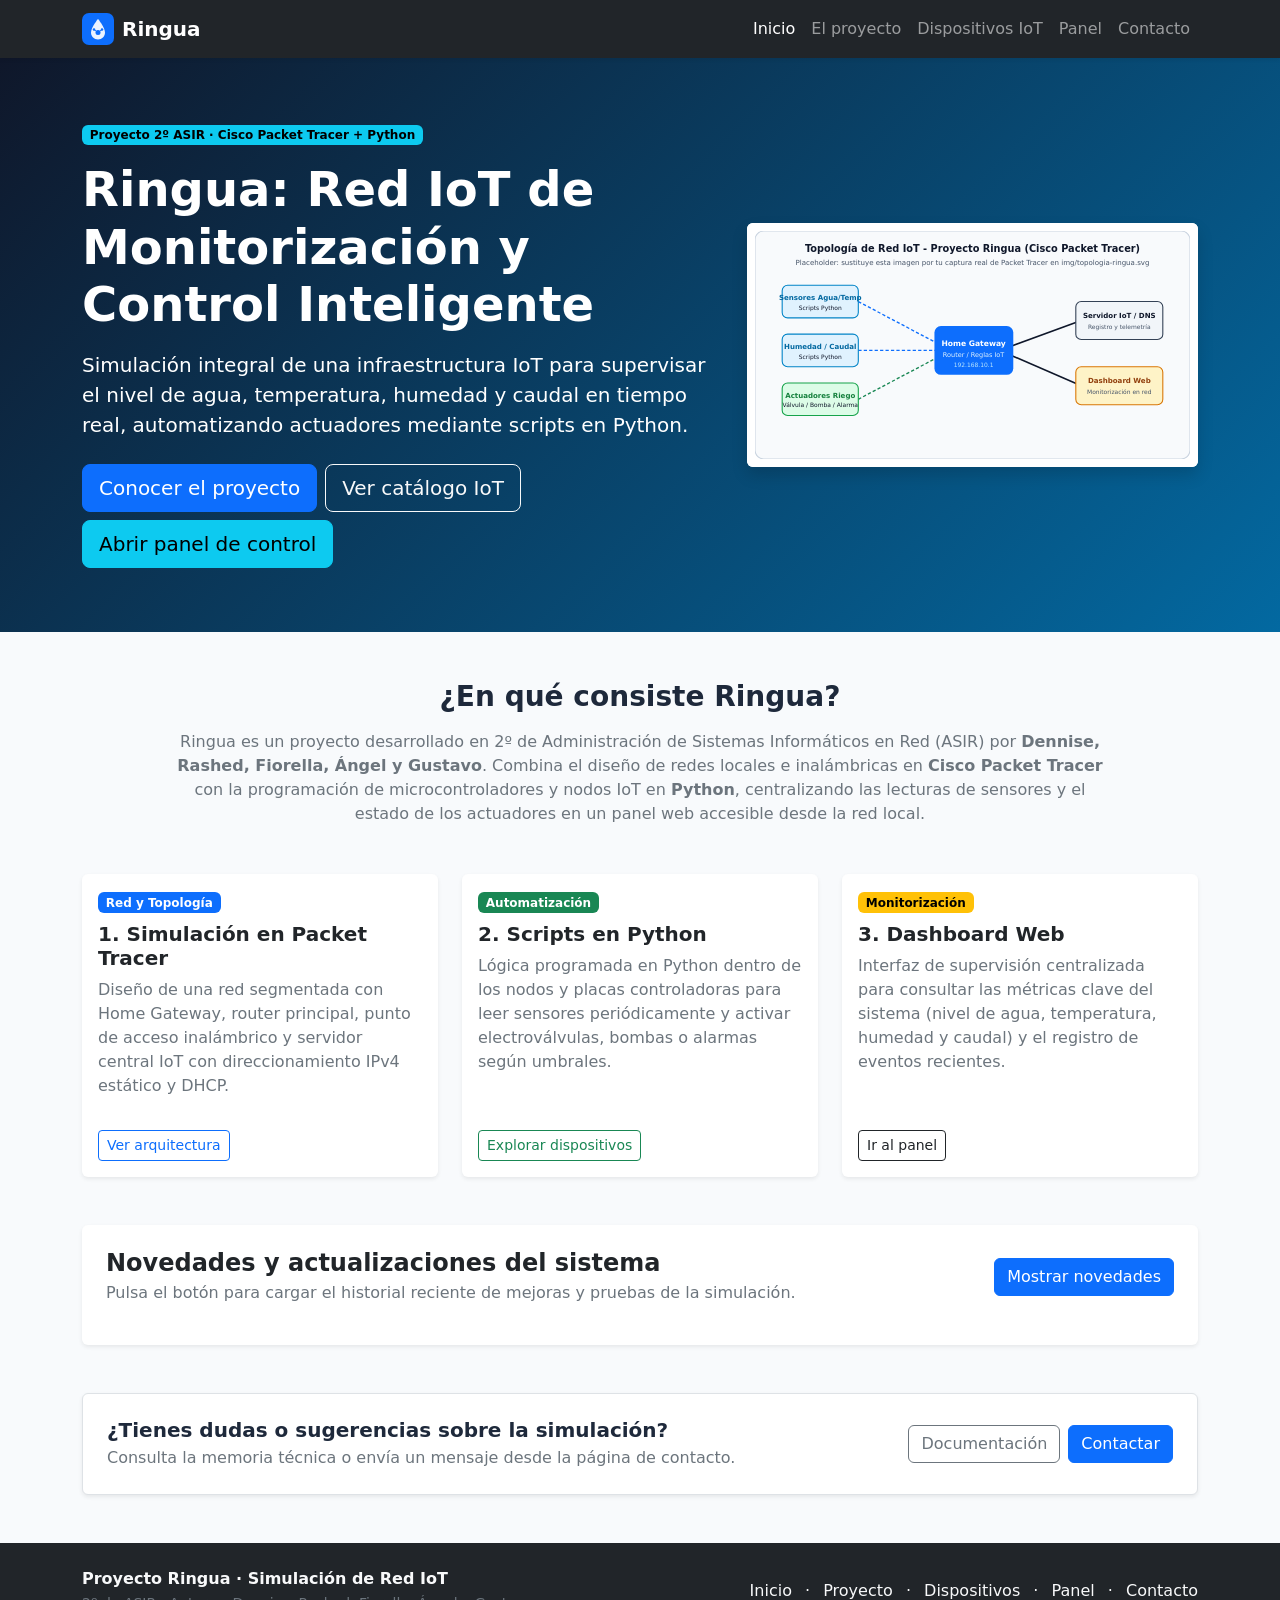
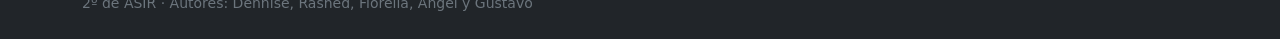
<file: index.html>
<!DOCTYPE html>
<html lang="es">
<head>
  <meta charset="UTF-8">
  <meta name="viewport" content="width=device-width, initial-scale=1.0">
  <title>Ringua | Simulación de Red IoT - Inicio</title>
  <meta name="description" content="Proyecto Ringua: simulación de una red IoT de monitorización y control hídrico realizada en Cisco Packet Tracer con Python para 2º de ASIR.">
  <link href="https://cdn.jsdelivr.net/npm/bootstrap@5.3.3/dist/css/bootstrap.min.css" rel="stylesheet" integrity="sha384-QWTKZyjpPEjISv5WaRU9OFeRpok6YctnYmDr5pNlyT2bRjXh0JMhjY6hW+ALEwIH" crossorigin="anonymous">
  <link rel="stylesheet" href="css/styles.css">
</head>
<body>
  <a href="#contenido" class="enlace-saltar">Saltar al contenido principal</a>

  <header class="sticky-top shadow-sm">
    <nav class="navbar navbar-expand-lg navbar-dark bg-dark" aria-label="Navegación principal">
      <div class="container">
        <a class="navbar-brand d-flex align-items-center gap-2 fw-bold" href="index.html">
          <img src="img/logo-ringua.svg" alt="Logotipo de Ringua" width="32" height="32">
          <span>Ringua</span>
        </a>
        <button class="navbar-toggler" type="button" data-bs-toggle="collapse" data-bs-target="#menu-principal" aria-controls="menu-principal" aria-expanded="false" aria-label="Abrir menú de navegación">
          <span class="navbar-toggler-icon"></span>
        </button>
        <div class="collapse navbar-collapse" id="menu-principal">
          <ul class="navbar-nav ms-auto mb-2 mb-lg-0">
            <li class="nav-item">
              <a class="nav-link active js-enlace-nav" aria-current="page" href="index.html" data-vista="inicio">Inicio</a>
            </li>
            <li class="nav-item">
              <a class="nav-link js-enlace-nav" href="proyecto.html" data-vista="proyecto">El proyecto</a>
            </li>
            <li class="nav-item">
              <a class="nav-link js-enlace-nav" href="dispositivos.html" data-vista="dispositivos">Dispositivos IoT</a>
            </li>
            <li class="nav-item">
              <a class="nav-link js-enlace-nav" href="panel.html" data-vista="panel">Panel</a>
            </li>
            <li class="nav-item">
              <a class="nav-link js-enlace-nav" href="contacto.html" data-vista="contacto">Contacto</a>
            </li>
          </ul>
        </div>
      </div>
    </nav>
  </header>

  <main id="contenido">
    <section id="inicio" class="js-seccion" aria-labelledby="titulo-inicio">

      <div class="hero-ringua py-5 mb-5">
        <div class="container py-3">
          <div class="row align-items-center g-4">
            <div class="col-12 col-lg-7">
              <span class="badge text-bg-info mb-3">Proyecto 2º ASIR · Cisco Packet Tracer + Python</span>
              <h1 id="titulo-inicio" class="display-5 fw-bold mb-3">Ringua: Red IoT de Monitorización y Control Inteligente</h1>
              <p class="lead mb-4">
                Simulación integral de una infraestructura IoT para supervisar el nivel de agua, temperatura, humedad y caudal en tiempo real, automatizando actuadores mediante scripts en Python.
              </p>
              <div class="d-flex flex-wrap gap-2">
                <a href="proyecto.html" class="btn btn-primary btn-lg">Conocer el proyecto</a>
                <a href="dispositivos.html" class="btn btn-outline-light btn-lg">Ver catálogo IoT</a>
                <a href="panel.html" class="btn btn-info btn-lg">Abrir panel de control</a>
              </div>
            </div>
            <div class="col-12 col-lg-5">
              <div class="card border-0 shadow">
                <div class="card-body p-2 bg-white rounded">
                  <img src="img/topologia-ringua.svg" class="img-fluid rounded" alt="Esquema de la topología de red IoT del proyecto Ringua con sensores, gateway y panel web">
                </div>
              </div>
            </div>
          </div>
        </div>
      </div>

      <div class="container mb-5">
        <div class="row justify-content-center mb-4">
          <div class="col-12 col-lg-10 text-center">
            <h2 class="h3 fw-bold mb-3">¿En qué consiste Ringua?</h2>
            <p class="text-secondary mb-0">
              Ringua es un proyecto desarrollado en 2º de Administración de Sistemas Informáticos en Red (ASIR) por <strong>Dennise, Rashed, Fiorella, Ángel y Gustavo</strong>. Combina el diseño de redes locales e inalámbricas en <strong>Cisco Packet Tracer</strong> con la programación de microcontroladores y nodos IoT en <strong>Python</strong>, centralizando las lecturas de sensores y el estado de los actuadores en un panel web accesible desde la red local.
            </p>
          </div>
        </div>

        <div class="row g-4 mt-2">
          <div class="col-12 col-md-6 col-lg-4">
            <article class="card h-100 shadow-sm border-0 js-tarjeta-destacada" data-bloque="simulacion">
              <div class="card-body d-flex flex-column">
                <div class="mb-2">
                  <span class="badge text-bg-primary">Red y Topología</span>
                </div>
                <h3 class="h5 card-title fw-bold">1. Simulación en Packet Tracer</h3>
                <p class="card-text text-secondary flex-grow-1">
                  Diseño de una red segmentada con Home Gateway, router principal, punto de acceso inalámbrico y servidor central IoT con direccionamiento IPv4 estático y DHCP.
                </p>
                <a href="proyecto.html" class="btn btn-outline-primary btn-sm mt-3 align-self-start">Ver arquitectura</a>
              </div>
            </article>
          </div>

          <div class="col-12 col-md-6 col-lg-4">
            <article class="card h-100 shadow-sm border-0 js-tarjeta-destacada" data-bloque="python">
              <div class="card-body d-flex flex-column">
                <div class="mb-2">
                  <span class="badge text-bg-success">Automatización</span>
                </div>
                <h3 class="h5 card-title fw-bold">2. Scripts en Python</h3>
                <p class="card-text text-secondary flex-grow-1">
                  Lógica programada en Python dentro de los nodos y placas controladoras para leer sensores periódicamente y activar electroválvulas, bombas o alarmas según umbrales.
                </p>
                <a href="dispositivos.html" class="btn btn-outline-success btn-sm mt-3 align-self-start">Explorar dispositivos</a>
              </div>
            </article>
          </div>

          <div class="col-12 col-md-6 col-lg-4">
            <article class="card h-100 shadow-sm border-0 js-tarjeta-destacada" data-bloque="dashboard">
              <div class="card-body d-flex flex-column">
                <div class="mb-2">
                  <span class="badge text-bg-warning">Monitorización</span>
                </div>
                <h3 class="h5 card-title fw-bold">3. Dashboard Web</h3>
                <p class="card-text text-secondary flex-grow-1">
                  Interfaz de supervisión centralizada para consultar las métricas clave del sistema (nivel de agua, temperatura, humedad y caudal) y el registro de eventos recientes.
                </p>
                <a href="panel.html" class="btn btn-outline-dark btn-sm mt-3 align-self-start">Ir al panel</a>
              </div>
            </article>
          </div>
        </div>
      </div>

      <div class="container mb-5">
        <div class="card shadow-sm border-0">
          <div class="card-body p-4">
            <div class="row align-items-center g-3">
              <div class="col-12 col-lg-8">
                <h2 class="h4 fw-bold mb-1">Novedades y actualizaciones del sistema</h2>
                <p class="text-secondary mb-0">
                  Pulsa el botón para cargar el historial reciente de mejoras y pruebas de la simulación.
                </p>
              </div>
              <div class="col-12 col-lg-4 text-lg-end">
                <button type="button" id="btn-cargar-novedades" class="btn btn-primary js-boton-novedades">
                  Mostrar novedades
                </button>
              </div>
            </div>

            <ul id="lista-novedades" class="list-group mt-3" aria-live="polite"></ul>
          </div>
        </div>
      </div>

      <div class="container mb-5">
        <div class="p-4 bg-white rounded shadow-sm border d-flex flex-column flex-md-row align-items-md-center justify-content-between gap-3">
          <div>
            <h2 class="h5 fw-bold mb-1">¿Tienes dudas o sugerencias sobre la simulación?</h2>
            <p class="text-secondary mb-0">Consulta la memoria técnica o envía un mensaje desde la página de contacto.</p>
          </div>
          <div class="d-flex gap-2">
            <a href="proyecto.html" class="btn btn-outline-secondary">Documentación</a>
            <a href="contacto.html" class="btn btn-primary">Contactar</a>
          </div>
        </div>
      </div>

    </section>
  </main>

  <footer class="bg-dark text-light py-4 mt-auto">
    <div class="container">
      <div class="row align-items-center gy-3">
        <div class="col-12 col-md-6 text-center text-md-start">
          <p class="mb-0 fw-semibold">Proyecto Ringua · Simulación de Red IoT</p>
          <small class="text-secondary">2º de ASIR · Autores: Dennise, Rashed, Fiorella, Ángel y Gustavo</small>
        </div>
        <div class="col-12 col-md-6 text-center text-md-end">
          <ul class="list-inline mb-0">
            <li class="list-inline-item"><a href="index.html" class="link-light link-underline-opacity-0 link-underline-opacity-100-hover">Inicio</a></li>
            <li class="list-inline-item">·</li>
            <li class="list-inline-item"><a href="proyecto.html" class="link-light link-underline-opacity-0 link-underline-opacity-100-hover">Proyecto</a></li>
            <li class="list-inline-item">·</li>
            <li class="list-inline-item"><a href="dispositivos.html" class="link-light link-underline-opacity-0 link-underline-opacity-100-hover">Dispositivos</a></li>
            <li class="list-inline-item">·</li>
            <li class="list-inline-item"><a href="panel.html" class="link-light link-underline-opacity-0 link-underline-opacity-100-hover">Panel</a></li>
            <li class="list-inline-item">·</li>
            <li class="list-inline-item"><a href="contacto.html" class="link-light link-underline-opacity-0 link-underline-opacity-100-hover">Contacto</a></li>
          </ul>
        </div>
      </div>
    </div>
  </footer>

  <script src="https://cdn.jsdelivr.net/npm/bootstrap@5.3.3/dist/js/bootstrap.bundle.min.js" integrity="sha384-YvpcrYf0tY3lHB60NNkmXc5s9fDVZLESaAA55NDzOxhy9GkcIdslK1eN7N6jIeHz" crossorigin="anonymous" defer></script>
  <script src="js/main.js" defer></script>
</body>
</html>
</file>
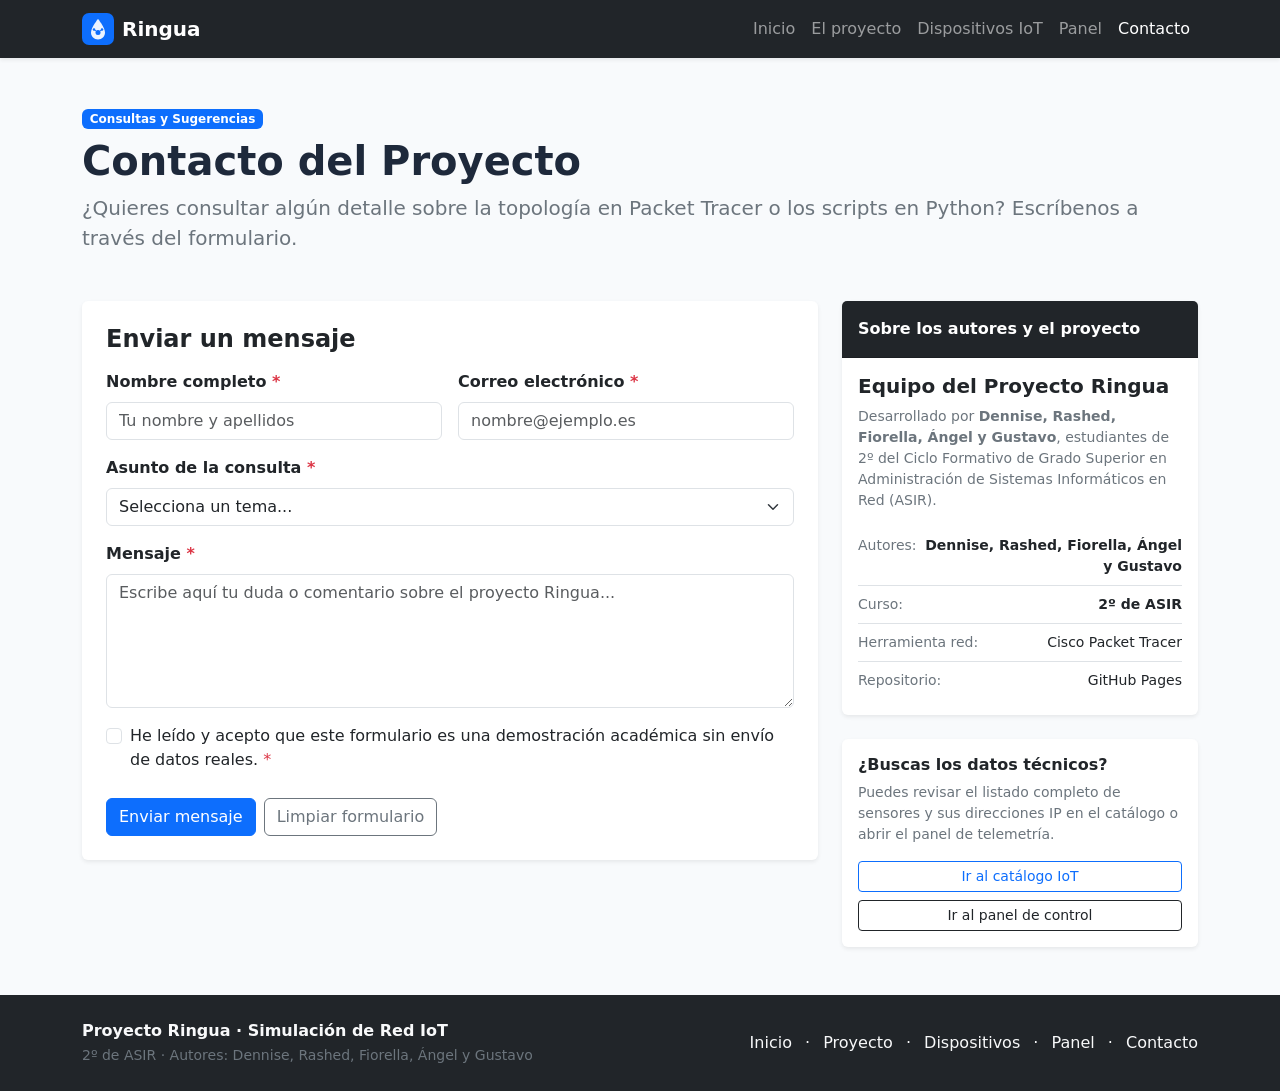
<file: contacto.html>
<!DOCTYPE html>
<html lang="es">
<head>
  <meta charset="UTF-8">
  <meta name="viewport" content="width=device-width, initial-scale=1.0">
  <title>Ringua | Contacto y Autoría</title>
  <meta name="description" content="Formulario de contacto e información de los autores del proyecto de simulación de red IoT Ringua para 2º de ASIR.">
  <link href="https://cdn.jsdelivr.net/npm/bootstrap@5.3.3/dist/css/bootstrap.min.css" rel="stylesheet" integrity="sha384-QWTKZyjpPEjISv5WaRU9OFeRpok6YctnYmDr5pNlyT2bRjXh0JMhjY6hW+ALEwIH" crossorigin="anonymous">
  <link rel="stylesheet" href="css/styles.css">
</head>
<body>
  <a href="#contenido" class="enlace-saltar">Saltar al contenido principal</a>

  <header class="sticky-top shadow-sm">
    <nav class="navbar navbar-expand-lg navbar-dark bg-dark" aria-label="Navegación principal">
      <div class="container">
        <a class="navbar-brand d-flex align-items-center gap-2 fw-bold" href="index.html">
          <img src="img/logo-ringua.svg" alt="Logotipo de Ringua" width="32" height="32">
          <span>Ringua</span>
        </a>
        <button class="navbar-toggler" type="button" data-bs-toggle="collapse" data-bs-target="#menu-principal" aria-controls="menu-principal" aria-expanded="false" aria-label="Abrir menú de navegación">
          <span class="navbar-toggler-icon"></span>
        </button>
        <div class="collapse navbar-collapse" id="menu-principal">
          <ul class="navbar-nav ms-auto mb-2 mb-lg-0">
            <li class="nav-item">
              <a class="nav-link js-enlace-nav" href="index.html" data-vista="inicio">Inicio</a>
            </li>
            <li class="nav-item">
              <a class="nav-link js-enlace-nav" href="proyecto.html" data-vista="proyecto">El proyecto</a>
            </li>
            <li class="nav-item">
              <a class="nav-link js-enlace-nav" href="dispositivos.html" data-vista="dispositivos">Dispositivos IoT</a>
            </li>
            <li class="nav-item">
              <a class="nav-link js-enlace-nav" href="panel.html" data-vista="panel">Panel</a>
            </li>
            <li class="nav-item">
              <a class="nav-link active js-enlace-nav" aria-current="page" href="contacto.html" data-vista="contacto">Contacto</a>
            </li>
          </ul>
        </div>
      </div>
    </nav>
  </header>

  <main id="contenido">
    <section id="contacto" class="js-seccion py-5" aria-labelledby="titulo-contacto">
      <div class="container">

        <div class="mb-5">
          <span class="badge text-bg-primary mb-2">Consultas y Sugerencias</span>
          <h1 id="titulo-contacto" class="display-6 fw-bold">Contacto del Proyecto</h1>
          <p class="lead text-secondary mb-0">
            ¿Quieres consultar algún detalle sobre la topología en Packet Tracer o los scripts en Python? Escríbenos a través del formulario.
          </p>
        </div>

        <div class="row g-4">

          <div class="col-12 col-lg-8">
            <div class="card shadow-sm border-0">
              <div class="card-body p-4">
                <h2 class="h4 fw-bold mb-3">Enviar un mensaje</h2>

                <div id="mensajes" role="region" aria-live="polite" class="mb-3"></div>

                <form id="form-contacto" class="js-formulario" action="#" method="post" novalidate>
                  <div class="row g-3">

                    <div class="col-12 col-md-6">
                      <label for="nombre" class="form-label fw-semibold">Nombre completo <span class="text-danger">*</span></label>
                      <input
                        type="text"
                        id="nombre"
                        name="nombre"
                        class="form-control js-campo"
                        placeholder="Tu nombre y apellidos"
                        required
                        minlength="3"
                      >
                      <div class="invalid-feedback" id="error-nombre">
                        Por favor, introduce tu nombre completo (mínimo 3 caracteres).
                      </div>
                    </div>

                    <div class="col-12 col-md-6">
                      <label for="email" class="form-label fw-semibold">Correo electrónico <span class="text-danger">*</span></label>
                      <input
                        type="email"
                        id="email"
                        name="email"
                        class="form-control js-campo"
                        placeholder="nombre@ejemplo.es"
                        required
                      >
                      <div class="invalid-feedback" id="error-email">
                        Introduce una dirección de correo electrónico válida.
                      </div>
                    </div>

                    <div class="col-12">
                      <label for="asunto" class="form-label fw-semibold">Asunto de la consulta <span class="text-danger">*</span></label>
                      <select id="asunto" name="asunto" class="form-select js-campo" required>
                        <option value="" selected disabled>Selecciona un tema...</option>
                        <option value="topologia">Topología y direccionamiento en Packet Tracer</option>
                        <option value="python">Scripts de automatización en Python</option>
                        <option value="dispositivos">Sensores y actuadores IoT</option>
                        <option value="documentacion">Solicitud de memoria o presentación PPTX</option>
                        <option value="otro">Otro asunto</option>
                      </select>
                      <div class="invalid-feedback" id="error-asunto">
                        Por favor, selecciona un asunto de la lista.
                      </div>
                    </div>

                    <div class="col-12">
                      <label for="mensaje" class="form-label fw-semibold">Mensaje <span class="text-danger">*</span></label>
                      <textarea
                        id="mensaje"
                        name="mensaje"
                        class="form-control js-campo"
                        rows="5"
                        placeholder="Escribe aquí tu duda o comentario sobre el proyecto Ringua..."
                        required
                        minlength="10"
                      ></textarea>
                      <div class="invalid-feedback" id="error-mensaje">
                        Escribe un mensaje detallado (al menos 10 caracteres).
                      </div>
                    </div>

                    <div class="col-12">
                      <div class="form-check">
                        <input
                          type="checkbox"
                          id="aceptacion"
                          name="aceptacion"
                          class="form-check-input js-campo"
                          required
                        >
                        <label for="aceptacion" class="form-check-label">
                          He leído y acepto que este formulario es una demostración académica sin envío de datos reales. <span class="text-danger">*</span>
                        </label>
                        <div class="invalid-feedback" id="error-aceptacion">
                          Debes marcar la casilla de aceptación antes de enviar el formulario.
                        </div>
                      </div>
                    </div>

                    <div class="col-12 d-flex flex-wrap gap-2 pt-2">
                      <button type="submit" id="btn-enviar" class="btn btn-primary js-boton-enviar">
                        Enviar mensaje
                      </button>
                      <button type="reset" id="btn-limpiar" class="btn btn-outline-secondary js-boton-limpiar">
                        Limpiar formulario
                      </button>
                    </div>

                  </div>
                </form>
              </div>
            </div>
          </div>

          <aside class="col-12 col-lg-4" aria-label="Información de los autores y del proyecto">

            <div class="card shadow-sm border-0 mb-4">
              <div class="card-header bg-dark text-white fw-bold py-3">
                Sobre los autores y el proyecto
              </div>
              <div class="card-body">
                <h2 class="h5 fw-bold mb-2">Equipo del Proyecto Ringua</h2>
                <p class="small text-secondary mb-3">
                  Desarrollado por <strong>Dennise, Rashed, Fiorella, Ángel y Gustavo</strong>, estudiantes de 2º del Ciclo Formativo de Grado Superior en Administración de Sistemas Informáticos en Red (ASIR).
                </p>
                <ul class="list-group list-group-flush small">
                  <li class="list-group-item px-0 d-flex justify-content-between">
                    <span class="text-secondary">Autores:</span>
                    <span class="fw-semibold text-end">Dennise, Rashed, Fiorella, Ángel y Gustavo</span>
                  </li>
                  <li class="list-group-item px-0 d-flex justify-content-between">
                    <span class="text-secondary">Curso:</span>
                    <span class="fw-semibold">2º de ASIR</span>
                  </li>
                  <li class="list-group-item px-0 d-flex justify-content-between">
                    <span class="text-secondary">Herramienta red:</span>
                    <span>Cisco Packet Tracer</span>
                  </li>
                  <li class="list-group-item px-0 d-flex justify-content-between">
                    <span class="text-secondary">Repositorio:</span>
                    <span>GitHub Pages</span>
                  </li>
                </ul>
              </div>
            </div>

            <div class="card shadow-sm border-0">
              <div class="card-body">
                <h2 class="h6 fw-bold mb-2">¿Buscas los datos técnicos?</h2>
                <p class="small text-secondary mb-3">
                  Puedes revisar el listado completo de sensores y sus direcciones IP en el catálogo o abrir el panel de telemetría.
                </p>
                <div class="d-grid gap-2">
                  <a href="dispositivos.html" class="btn btn-outline-primary btn-sm">Ir al catálogo IoT</a>
                  <a href="panel.html" class="btn btn-outline-dark btn-sm">Ir al panel de control</a>
                </div>
              </div>
            </div>

          </aside>

        </div>
      </div>
    </section>
  </main>

  <footer class="bg-dark text-light py-4 mt-auto">
    <div class="container">
      <div class="row align-items-center gy-3">
        <div class="col-12 col-md-6 text-center text-md-start">
          <p class="mb-0 fw-semibold">Proyecto Ringua · Simulación de Red IoT</p>
          <small class="text-secondary">2º de ASIR · Autores: Dennise, Rashed, Fiorella, Ángel y Gustavo</small>
        </div>
        <div class="col-12 col-md-6 text-center text-md-end">
          <ul class="list-inline mb-0">
            <li class="list-inline-item"><a href="index.html" class="link-light link-underline-opacity-0 link-underline-opacity-100-hover">Inicio</a></li>
            <li class="list-inline-item">·</li>
            <li class="list-inline-item"><a href="proyecto.html" class="link-light link-underline-opacity-0 link-underline-opacity-100-hover">Proyecto</a></li>
            <li class="list-inline-item">·</li>
            <li class="list-inline-item"><a href="dispositivos.html" class="link-light link-underline-opacity-0 link-underline-opacity-100-hover">Dispositivos</a></li>
            <li class="list-inline-item">·</li>
            <li class="list-inline-item"><a href="panel.html" class="link-light link-underline-opacity-0 link-underline-opacity-100-hover">Panel</a></li>
            <li class="list-inline-item">·</li>
            <li class="list-inline-item"><a href="contacto.html" class="link-light link-underline-opacity-0 link-underline-opacity-100-hover">Contacto</a></li>
          </ul>
        </div>
      </div>
    </div>
  </footer>

  <script src="https://cdn.jsdelivr.net/npm/bootstrap@5.3.3/dist/js/bootstrap.bundle.min.js" integrity="sha384-YvpcrYf0tY3lHB60NNkmXc5s9fDVZLESaAA55NDzOxhy9GkcIdslK1eN7N6jIeHz" crossorigin="anonymous" defer></script>
  <script src="js/main.js" defer></script>
</body>
</html>
</file>
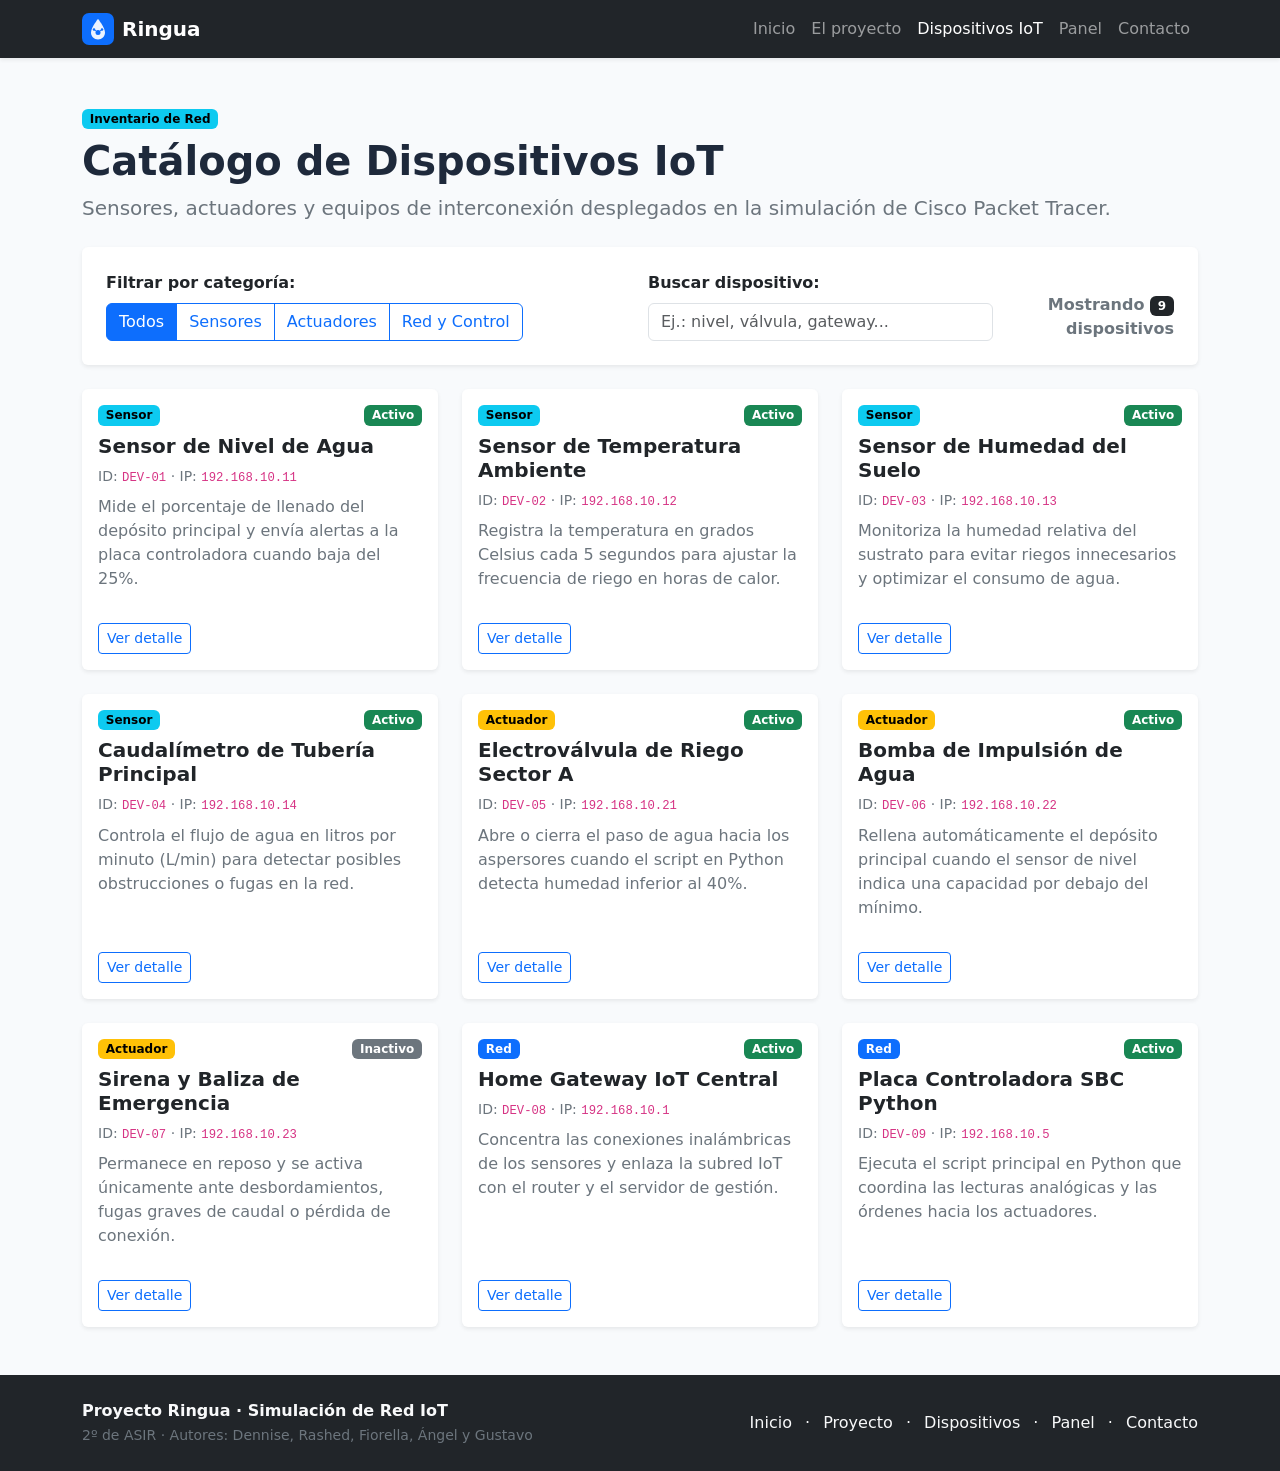
<file: dispositivos.html>
<!DOCTYPE html>
<html lang="es">
<head>
  <meta charset="UTF-8">
  <meta name="viewport" content="width=device-width, initial-scale=1.0">
  <title>Ringua | Catálogo de Dispositivos IoT</title>
  <meta name="description" content="Catálogo interactivo de sensores, actuadores y nodos de red de la simulación IoT Ringua en Cisco Packet Tracer.">
  <link href="https://cdn.jsdelivr.net/npm/bootstrap@5.3.3/dist/css/bootstrap.min.css" rel="stylesheet" integrity="sha384-QWTKZyjpPEjISv5WaRU9OFeRpok6YctnYmDr5pNlyT2bRjXh0JMhjY6hW+ALEwIH" crossorigin="anonymous">
  <link rel="stylesheet" href="css/styles.css">
</head>
<body>
  <a href="#contenido" class="enlace-saltar">Saltar al contenido principal</a>

  <header class="sticky-top shadow-sm">
    <nav class="navbar navbar-expand-lg navbar-dark bg-dark" aria-label="Navegación principal">
      <div class="container">
        <a class="navbar-brand d-flex align-items-center gap-2 fw-bold" href="index.html">
          <img src="img/logo-ringua.svg" alt="Logotipo de Ringua" width="32" height="32">
          <span>Ringua</span>
        </a>
        <button class="navbar-toggler" type="button" data-bs-toggle="collapse" data-bs-target="#menu-principal" aria-controls="menu-principal" aria-expanded="false" aria-label="Abrir menú de navegación">
          <span class="navbar-toggler-icon"></span>
        </button>
        <div class="collapse navbar-collapse" id="menu-principal">
          <ul class="navbar-nav ms-auto mb-2 mb-lg-0">
            <li class="nav-item">
              <a class="nav-link js-enlace-nav" href="index.html" data-vista="inicio">Inicio</a>
            </li>
            <li class="nav-item">
              <a class="nav-link js-enlace-nav" href="proyecto.html" data-vista="proyecto">El proyecto</a>
            </li>
            <li class="nav-item">
              <a class="nav-link active js-enlace-nav" aria-current="page" href="dispositivos.html" data-vista="dispositivos">Dispositivos IoT</a>
            </li>
            <li class="nav-item">
              <a class="nav-link js-enlace-nav" href="panel.html" data-vista="panel">Panel</a>
            </li>
            <li class="nav-item">
              <a class="nav-link js-enlace-nav" href="contacto.html" data-vista="contacto">Contacto</a>
            </li>
          </ul>
        </div>
      </div>
    </nav>
  </header>

  <main id="contenido">
    <section id="dispositivos" class="js-seccion py-5" aria-labelledby="titulo-dispositivos">
      <div class="container">

        <div class="mb-4">
          <span class="badge text-bg-info mb-2">Inventario de Red</span>
          <h1 id="titulo-dispositivos" class="display-6 fw-bold">Catálogo de Dispositivos IoT</h1>
          <p class="lead text-secondary mb-0">
            Sensores, actuadores y equipos de interconexión desplegados en la simulación de Cisco Packet Tracer.
          </p>
        </div>

        <div class="card shadow-sm border-0 mb-4">
          <div class="card-body p-3 p-md-4">
            <div class="row g-3 align-items-end">

              <div class="col-12 col-lg-6">
                <span class="form-label fw-semibold d-block mb-2" id="etiqueta-filtros">Filtrar por categoría:</span>
                <div class="btn-group flex-wrap" role="group" aria-labelledby="etiqueta-filtros">
                  <button type="button" class="btn btn-primary js-filtro" data-filtro="todos">Todos</button>
                  <button type="button" class="btn btn-outline-primary js-filtro" data-filtro="sensor">Sensores</button>
                  <button type="button" class="btn btn-outline-primary js-filtro" data-filtro="actuador">Actuadores</button>
                  <button type="button" class="btn btn-outline-primary js-filtro" data-filtro="red">Red y Control</button>
                </div>
              </div>

              <div class="col-12 col-md-8 col-lg-4">
                <label for="buscador" class="form-label fw-semibold">Buscar dispositivo:</label>
                <input
                  type="search"
                  id="buscador"
                  name="buscador"
                  class="form-control js-campo"
                  placeholder="Ej.: nivel, válvula, gateway..."
                  aria-describedby="contador"
                >
              </div>

              <div class="col-12 col-md-4 col-lg-2 text-md-end">
                <p id="contador" class="mb-0 fw-semibold text-secondary" aria-live="polite">
                  Mostrando <span id="contador-numero" class="badge text-bg-dark">9</span> dispositivos
                </p>
              </div>

            </div>
          </div>
        </div>

        <div id="sin-resultados" class="alert alert-warning oculto" role="status">
          No se han encontrado dispositivos que coincidan con los criterios de búsqueda.
        </div>

        <div id="catalogo" class="row g-4">

          <div
            class="col-12 col-md-6 col-lg-4 js-tarjeta"
            data-id="DEV-01"
            data-nombre="Sensor de Nivel de Agua"
            data-tipo="sensor"
            data-estado="activo"
            data-ip="192.168.10.11"
            data-ubicacion="Depósito Principal"
            data-script="sensor_nivel.py"
          >
            <article class="card h-100 shadow-sm border-0">
              <div class="card-body d-flex flex-column">
                <div class="d-flex justify-content-between align-items-center mb-2">
                  <span class="badge text-bg-info">Sensor</span>
                  <span class="badge text-bg-success">Activo</span>
                </div>
                <h2 class="h5 card-title fw-bold">Sensor de Nivel de Agua</h2>
                <p class="small text-secondary mb-2">ID: <code>DEV-01</code> · IP: <code>192.168.10.11</code></p>
                <p class="card-text text-secondary flex-grow-1">
                  Mide el porcentaje de llenado del depósito principal y envía alertas a la placa controladora cuando baja del 25%.
                </p>
                <button
                  type="button"
                  class="btn btn-outline-primary btn-sm mt-3 align-self-start js-boton-detalle"
                  data-bs-toggle="modal"
                  data-bs-target="#modal-detalle"
                >
                  Ver detalle
                </button>
              </div>
            </article>
          </div>

          <div
            class="col-12 col-md-6 col-lg-4 js-tarjeta"
            data-id="DEV-02"
            data-nombre="Sensor de Temperatura Ambiente"
            data-tipo="sensor"
            data-estado="activo"
            data-ip="192.168.10.12"
            data-ubicacion="Zona Exterior Norte"
            data-script="sensor_temperatura.py"
          >
            <article class="card h-100 shadow-sm border-0">
              <div class="card-body d-flex flex-column">
                <div class="d-flex justify-content-between align-items-center mb-2">
                  <span class="badge text-bg-info">Sensor</span>
                  <span class="badge text-bg-success">Activo</span>
                </div>
                <h2 class="h5 card-title fw-bold">Sensor de Temperatura Ambiente</h2>
                <p class="small text-secondary mb-2">ID: <code>DEV-02</code> · IP: <code>192.168.10.12</code></p>
                <p class="card-text text-secondary flex-grow-1">
                  Registra la temperatura en grados Celsius cada 5 segundos para ajustar la frecuencia de riego en horas de calor.
                </p>
                <button
                  type="button"
                  class="btn btn-outline-primary btn-sm mt-3 align-self-start js-boton-detalle"
                  data-bs-toggle="modal"
                  data-bs-target="#modal-detalle"
                >
                  Ver detalle
                </button>
              </div>
            </article>
          </div>

          <div
            class="col-12 col-md-6 col-lg-4 js-tarjeta"
            data-id="DEV-03"
            data-nombre="Sensor de Humedad del Suelo"
            data-tipo="sensor"
            data-estado="activo"
            data-ip="192.168.10.13"
            data-ubicacion="Sector de Riego A"
            data-script="sensor_humedad.py"
          >
            <article class="card h-100 shadow-sm border-0">
              <div class="card-body d-flex flex-column">
                <div class="d-flex justify-content-between align-items-center mb-2">
                  <span class="badge text-bg-info">Sensor</span>
                  <span class="badge text-bg-success">Activo</span>
                </div>
                <h2 class="h5 card-title fw-bold">Sensor de Humedad del Suelo</h2>
                <p class="small text-secondary mb-2">ID: <code>DEV-03</code> · IP: <code>192.168.10.13</code></p>
                <p class="card-text text-secondary flex-grow-1">
                  Monitoriza la humedad relativa del sustrato para evitar riegos innecesarios y optimizar el consumo de agua.
                </p>
                <button
                  type="button"
                  class="btn btn-outline-primary btn-sm mt-3 align-self-start js-boton-detalle"
                  data-bs-toggle="modal"
                  data-bs-target="#modal-detalle"
                >
                  Ver detalle
                </button>
              </div>
            </article>
          </div>

          <div
            class="col-12 col-md-6 col-lg-4 js-tarjeta"
            data-id="DEV-04"
            data-nombre="Caudalímetro de Tubería Principal"
            data-tipo="sensor"
            data-estado="activo"
            data-ip="192.168.10.14"
            data-ubicacion="Conducto Central"
            data-script="sensor_caudal.py"
          >
            <article class="card h-100 shadow-sm border-0">
              <div class="card-body d-flex flex-column">
                <div class="d-flex justify-content-between align-items-center mb-2">
                  <span class="badge text-bg-info">Sensor</span>
                  <span class="badge text-bg-success">Activo</span>
                </div>
                <h2 class="h5 card-title fw-bold">Caudalímetro de Tubería Principal</h2>
                <p class="small text-secondary mb-2">ID: <code>DEV-04</code> · IP: <code>192.168.10.14</code></p>
                <p class="card-text text-secondary flex-grow-1">
                  Controla el flujo de agua en litros por minuto (L/min) para detectar posibles obstrucciones o fugas en la red.
                </p>
                <button
                  type="button"
                  class="btn btn-outline-primary btn-sm mt-3 align-self-start js-boton-detalle"
                  data-bs-toggle="modal"
                  data-bs-target="#modal-detalle"
                >
                  Ver detalle
                </button>
              </div>
            </article>
          </div>

          <div
            class="col-12 col-md-6 col-lg-4 js-tarjeta"
            data-id="DEV-05"
            data-nombre="Electroválvula de Riego Sector A"
            data-tipo="actuador"
            data-estado="activo"
            data-ip="192.168.10.21"
            data-ubicacion="Sector de Riego A"
            data-script="actuador_valvula.py"
          >
            <article class="card h-100 shadow-sm border-0">
              <div class="card-body d-flex flex-column">
                <div class="d-flex justify-content-between align-items-center mb-2">
                  <span class="badge text-bg-warning">Actuador</span>
                  <span class="badge text-bg-success">Activo</span>
                </div>
                <h2 class="h5 card-title fw-bold">Electroválvula de Riego Sector A</h2>
                <p class="small text-secondary mb-2">ID: <code>DEV-05</code> · IP: <code>192.168.10.21</code></p>
                <p class="card-text text-secondary flex-grow-1">
                  Abre o cierra el paso de agua hacia los aspersores cuando el script en Python detecta humedad inferior al 40%.
                </p>
                <button
                  type="button"
                  class="btn btn-outline-primary btn-sm mt-3 align-self-start js-boton-detalle"
                  data-bs-toggle="modal"
                  data-bs-target="#modal-detalle"
                >
                  Ver detalle
                </button>
              </div>
            </article>
          </div>

          <div
            class="col-12 col-md-6 col-lg-4 js-tarjeta"
            data-id="DEV-06"
            data-nombre="Bomba de Impulsión de Agua"
            data-tipo="actuador"
            data-estado="activo"
            data-ip="192.168.10.22"
            data-ubicacion="Depósito Principal"
            data-script="actuador_bomba.py"
          >
            <article class="card h-100 shadow-sm border-0">
              <div class="card-body d-flex flex-column">
                <div class="d-flex justify-content-between align-items-center mb-2">
                  <span class="badge text-bg-warning">Actuador</span>
                  <span class="badge text-bg-success">Activo</span>
                </div>
                <h2 class="h5 card-title fw-bold">Bomba de Impulsión de Agua</h2>
                <p class="small text-secondary mb-2">ID: <code>DEV-06</code> · IP: <code>192.168.10.22</code></p>
                <p class="card-text text-secondary flex-grow-1">
                  Rellena automáticamente el depósito principal cuando el sensor de nivel indica una capacidad por debajo del mínimo.
                </p>
                <button
                  type="button"
                  class="btn btn-outline-primary btn-sm mt-3 align-self-start js-boton-detalle"
                  data-bs-toggle="modal"
                  data-bs-target="#modal-detalle"
                >
                  Ver detalle
                </button>
              </div>
            </article>
          </div>

          <div
            class="col-12 col-md-6 col-lg-4 js-tarjeta"
            data-id="DEV-07"
            data-nombre="Sirena y Baliza de Emergencia"
            data-tipo="actuador"
            data-estado="inactivo"
            data-ip="192.168.10.23"
            data-ubicacion="Caseta de Control"
            data-script="actuador_alarma.py"
          >
            <article class="card h-100 shadow-sm border-0">
              <div class="card-body d-flex flex-column">
                <div class="d-flex justify-content-between align-items-center mb-2">
                  <span class="badge text-bg-warning">Actuador</span>
                  <span class="badge text-bg-secondary">Inactivo</span>
                </div>
                <h2 class="h5 card-title fw-bold">Sirena y Baliza de Emergencia</h2>
                <p class="small text-secondary mb-2">ID: <code>DEV-07</code> · IP: <code>192.168.10.23</code></p>
                <p class="card-text text-secondary flex-grow-1">
                  Permanece en reposo y se activa únicamente ante desbordamientos, fugas graves de caudal o pérdida de conexión.
                </p>
                <button
                  type="button"
                  class="btn btn-outline-primary btn-sm mt-3 align-self-start js-boton-detalle"
                  data-bs-toggle="modal"
                  data-bs-target="#modal-detalle"
                >
                  Ver detalle
                </button>
              </div>
            </article>
          </div>

          <div
            class="col-12 col-md-6 col-lg-4 js-tarjeta"
            data-id="DEV-08"
            data-nombre="Home Gateway IoT Central"
            data-tipo="red"
            data-estado="activo"
            data-ip="192.168.10.1"
            data-ubicacion="Rack de Comunicaciones"
            data-script="gateway_reglas.py"
          >
            <article class="card h-100 shadow-sm border-0">
              <div class="card-body d-flex flex-column">
                <div class="d-flex justify-content-between align-items-center mb-2">
                  <span class="badge text-bg-primary">Red</span>
                  <span class="badge text-bg-success">Activo</span>
                </div>
                <h2 class="h5 card-title fw-bold">Home Gateway IoT Central</h2>
                <p class="small text-secondary mb-2">ID: <code>DEV-08</code> · IP: <code>192.168.10.1</code></p>
                <p class="card-text text-secondary flex-grow-1">
                  Concentra las conexiones inalámbricas de los sensores y enlaza la subred IoT con el router y el servidor de gestión.
                </p>
                <button
                  type="button"
                  class="btn btn-outline-primary btn-sm mt-3 align-self-start js-boton-detalle"
                  data-bs-toggle="modal"
                  data-bs-target="#modal-detalle"
                >
                  Ver detalle
                </button>
              </div>
            </article>
          </div>

          <div
            class="col-12 col-md-6 col-lg-4 js-tarjeta"
            data-id="DEV-09"
            data-nombre="Placa Controladora SBC Python"
            data-tipo="red"
            data-estado="activo"
            data-ip="192.168.10.5"
            data-ubicacion="Caseta de Control"
            data-script="controlador_principal.py"
          >
            <article class="card h-100 shadow-sm border-0">
              <div class="card-body d-flex flex-column">
                <div class="d-flex justify-content-between align-items-center mb-2">
                  <span class="badge text-bg-primary">Red</span>
                  <span class="badge text-bg-success">Activo</span>
                </div>
                <h2 class="h5 card-title fw-bold">Placa Controladora SBC Python</h2>
                <p class="small text-secondary mb-2">ID: <code>DEV-09</code> · IP: <code>192.168.10.5</code></p>
                <p class="card-text text-secondary flex-grow-1">
                  Ejecuta el script principal en Python que coordina las lecturas analógicas y las órdenes hacia los actuadores.
                </p>
                <button
                  type="button"
                  class="btn btn-outline-primary btn-sm mt-3 align-self-start js-boton-detalle"
                  data-bs-toggle="modal"
                  data-bs-target="#modal-detalle"
                >
                  Ver detalle
                </button>
              </div>
            </article>
          </div>

        </div>
      </div>

      <div class="modal fade" id="modal-detalle" tabindex="-1" aria-labelledby="modal-detalle-titulo" aria-hidden="true">
        <div class="modal-dialog modal-dialog-centered">
          <div class="modal-content">
            <div class="modal-header">
              <h2 class="modal-title h5 fw-bold" id="modal-detalle-titulo">Detalle del dispositivo</h2>
              <button type="button" class="btn-close" data-bs-dismiss="modal" aria-label="Cerrar ventana modal"></button>
            </div>
            <div class="modal-body" id="modal-detalle-cuerpo">
              <p id="modal-detalle-descripcion" class="text-secondary">
                Selecciona un dispositivo del catálogo para consultar sus parámetros técnicos en la simulación.
              </p>
              <dl class="row mb-0">
                <dt class="col-5 text-secondary">Identificador:</dt>
                <dd class="col-7 fw-semibold" id="modal-detalle-id">DEV-01</dd>

                <dt class="col-5 text-secondary">Categoría:</dt>
                <dd class="col-7" id="modal-detalle-tipo">Sensor</dd>

                <dt class="col-5 text-secondary">Estado actual:</dt>
                <dd class="col-7" id="modal-detalle-estado">Activo</dd>

                <dt class="col-5 text-secondary">Dirección IP:</dt>
                <dd class="col-7"><code id="modal-detalle-ip">192.168.10.11</code></dd>

                <dt class="col-5 text-secondary">Ubicación:</dt>
                <dd class="col-7" id="modal-detalle-ubicacion">Depósito Principal</dd>

                <dt class="col-5 text-secondary mb-0">Script Python:</dt>
                <dd class="col-7 mb-0"><code id="modal-detalle-script">sensor_nivel.py</code></dd>
              </dl>
            </div>
            <div class="modal-footer">
              <button type="button" id="btn-alternar-estado" class="btn btn-outline-primary js-alternar-estado">
                Alternar estado
              </button>
              <button type="button" class="btn btn-secondary" data-bs-dismiss="modal">Cerrar</button>
            </div>
          </div>
        </div>
      </div>

    </section>
  </main>

  <footer class="bg-dark text-light py-4 mt-auto">
    <div class="container">
      <div class="row align-items-center gy-3">
        <div class="col-12 col-md-6 text-center text-md-start">
          <p class="mb-0 fw-semibold">Proyecto Ringua · Simulación de Red IoT</p>
          <small class="text-secondary">2º de ASIR · Autores: Dennise, Rashed, Fiorella, Ángel y Gustavo</small>
        </div>
        <div class="col-12 col-md-6 text-center text-md-end">
          <ul class="list-inline mb-0">
            <li class="list-inline-item"><a href="index.html" class="link-light link-underline-opacity-0 link-underline-opacity-100-hover">Inicio</a></li>
            <li class="list-inline-item">·</li>
            <li class="list-inline-item"><a href="proyecto.html" class="link-light link-underline-opacity-0 link-underline-opacity-100-hover">Proyecto</a></li>
            <li class="list-inline-item">·</li>
            <li class="list-inline-item"><a href="dispositivos.html" class="link-light link-underline-opacity-0 link-underline-opacity-100-hover">Dispositivos</a></li>
            <li class="list-inline-item">·</li>
            <li class="list-inline-item"><a href="panel.html" class="link-light link-underline-opacity-0 link-underline-opacity-100-hover">Panel</a></li>
            <li class="list-inline-item">·</li>
            <li class="list-inline-item"><a href="contacto.html" class="link-light link-underline-opacity-0 link-underline-opacity-100-hover">Contacto</a></li>
          </ul>
        </div>
      </div>
    </div>
  </footer>

  <script src="https://cdn.jsdelivr.net/npm/bootstrap@5.3.3/dist/js/bootstrap.bundle.min.js" integrity="sha384-YvpcrYf0tY3lHB60NNkmXc5s9fDVZLESaAA55NDzOxhy9GkcIdslK1eN7N6jIeHz" crossorigin="anonymous" defer></script>
  <script src="js/main.js" defer></script>
</body>
</html>
</file>
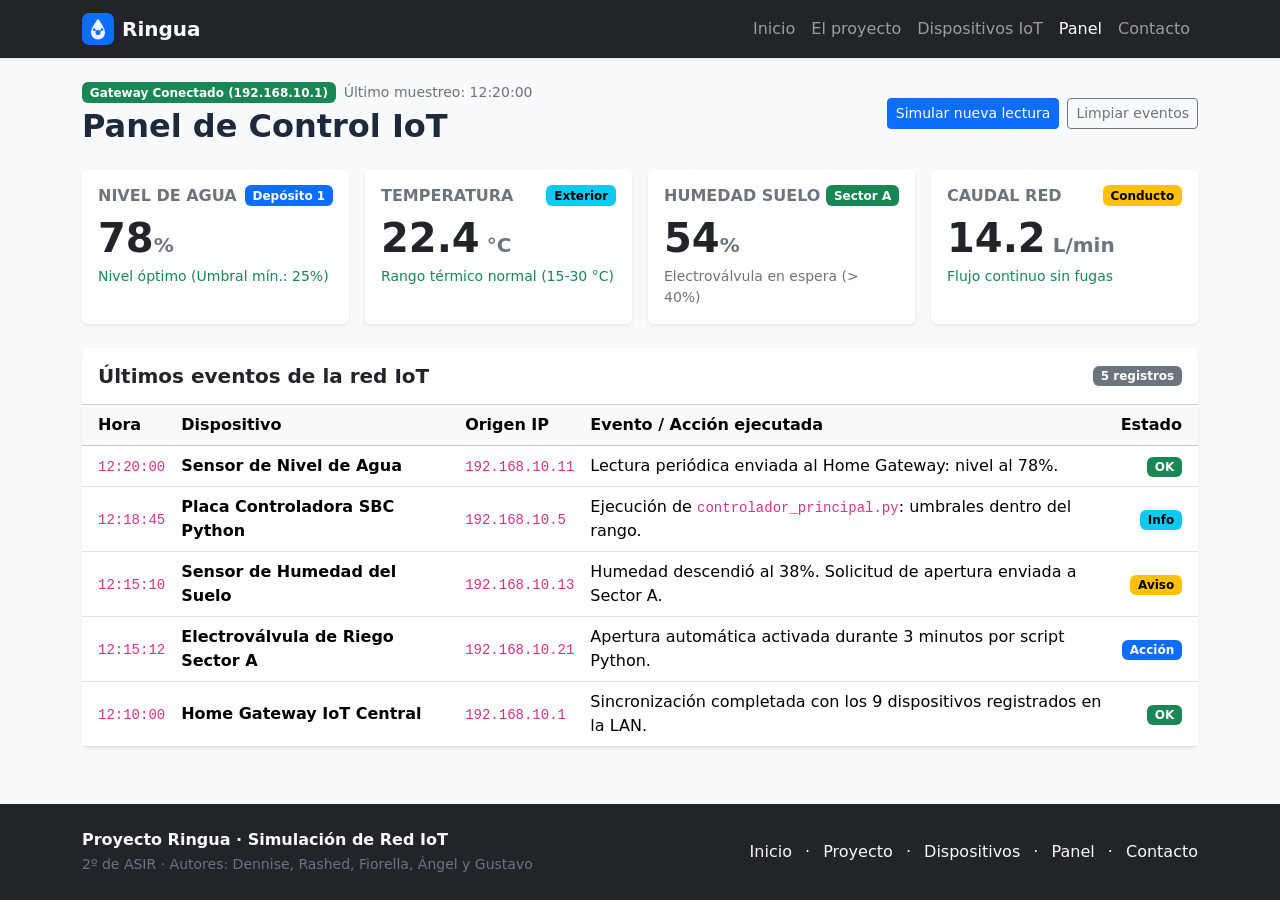
<file: panel.html>
<!DOCTYPE html>
<html lang="es">
<head>
  <meta charset="UTF-8">
  <meta name="viewport" content="width=device-width, initial-scale=1.0">
  <title>Ringua | Panel de Monitorización IoT</title>
  <meta name="description" content="Panel de control y telemetría de la red IoT Ringua: métricas en tiempo real de nivel de agua, temperatura, humedad, caudal y registro de eventos.">
  <link href="https://cdn.jsdelivr.net/npm/bootstrap@5.3.3/dist/css/bootstrap.min.css" rel="stylesheet" integrity="sha384-QWTKZyjpPEjISv5WaRU9OFeRpok6YctnYmDr5pNlyT2bRjXh0JMhjY6hW+ALEwIH" crossorigin="anonymous">
  <link rel="stylesheet" href="css/styles.css">
</head>
<body>
  <a href="#contenido" class="enlace-saltar">Saltar al contenido principal</a>

  <header class="sticky-top shadow-sm">
    <nav class="navbar navbar-expand-lg navbar-dark bg-dark" aria-label="Navegación principal">
      <div class="container">
        <a class="navbar-brand d-flex align-items-center gap-2 fw-bold" href="index.html">
          <img src="img/logo-ringua.svg" alt="Logotipo de Ringua" width="32" height="32">
          <span>Ringua</span>
        </a>
        <button class="navbar-toggler" type="button" data-bs-toggle="collapse" data-bs-target="#menu-principal" aria-controls="menu-principal" aria-expanded="false" aria-label="Abrir menú de navegación">
          <span class="navbar-toggler-icon"></span>
        </button>
        <div class="collapse navbar-collapse" id="menu-principal">
          <ul class="navbar-nav ms-auto mb-2 mb-lg-0">
            <li class="nav-item">
              <a class="nav-link js-enlace-nav" href="index.html" data-vista="inicio">Inicio</a>
            </li>
            <li class="nav-item">
              <a class="nav-link js-enlace-nav" href="proyecto.html" data-vista="proyecto">El proyecto</a>
            </li>
            <li class="nav-item">
              <a class="nav-link js-enlace-nav" href="dispositivos.html" data-vista="dispositivos">Dispositivos IoT</a>
            </li>
            <li class="nav-item">
              <a class="nav-link active js-enlace-nav" aria-current="page" href="panel.html" data-vista="panel">Panel</a>
            </li>
            <li class="nav-item">
              <a class="nav-link js-enlace-nav" href="contacto.html" data-vista="contacto">Contacto</a>
            </li>
          </ul>
        </div>
      </div>
    </nav>
  </header>

  <main id="contenido">
    <section id="panel" class="js-seccion py-4" aria-labelledby="titulo-panel">
      <div class="container">

        <div class="d-flex flex-column flex-md-row justify-content-between align-items-md-center gap-3 mb-4">
          <div>
            <div class="d-flex align-items-center gap-2 mb-1">
              <span class="badge text-bg-success" id="estado-conexion">Gateway Conectado (192.168.10.1)</span>
              <small class="text-secondary" id="ultima-actualizacion">Último muestreo: 12:20:00</small>
            </div>
            <h1 id="titulo-panel" class="h2 fw-bold mb-0">Panel de Control IoT</h1>
          </div>

          <div class="d-flex flex-wrap gap-2">
            <button type="button" id="btn-simular-lectura" class="btn btn-primary btn-sm js-simular-lectura">
              Simular nueva lectura
            </button>
            <button type="button" id="btn-limpiar-eventos" class="btn btn-outline-secondary btn-sm js-limpiar-eventos">
              Limpiar eventos
            </button>
          </div>
        </div>

        <div class="row g-3 mb-4" aria-label="Métricas principales en tiempo real">

          <div class="col-12 col-sm-6 col-xl-3">
            <article
              id="metrica-nivel"
              class="card h-100 shadow-sm border-0 js-metrica"
              data-metrica="nivel"
              data-unidad="%"
              data-min="25"
              data-max="95"
            >
              <div class="card-body">
                <div class="d-flex justify-content-between align-items-center mb-2">
                  <h2 class="h6 text-secondary text-uppercase fw-bold mb-0">Nivel de Agua</h2>
                  <span class="badge text-bg-primary">Depósito 1</span>
                </div>
                <p class="display-6 fw-bold mb-1">
                  <span id="valor-nivel" class="js-valor-metrica">78</span><small class="fs-5 text-secondary">%</small>
                </p>
                <p class="small text-success mb-0" id="estado-metrica-nivel">Nivel óptimo (Umbral mín.: 25%)</p>
              </div>
            </article>
          </div>

          <div class="col-12 col-sm-6 col-xl-3">
            <article
              id="metrica-temperatura"
              class="card h-100 shadow-sm border-0 js-metrica"
              data-metrica="temperatura"
              data-unidad="°C"
              data-min="5"
              data-max="35"
            >
              <div class="card-body">
                <div class="d-flex justify-content-between align-items-center mb-2">
                  <h2 class="h6 text-secondary text-uppercase fw-bold mb-0">Temperatura</h2>
                  <span class="badge text-bg-info">Exterior</span>
                </div>
                <p class="display-6 fw-bold mb-1">
                  <span id="valor-temperatura" class="js-valor-metrica">22.4</span><small class="fs-5 text-secondary"> °C</small>
                </p>
                <p class="small text-success mb-0" id="estado-metrica-temperatura">Rango térmico normal (15-30 °C)</p>
              </div>
            </article>
          </div>

          <div class="col-12 col-sm-6 col-xl-3">
            <article
              id="metrica-humedad"
              class="card h-100 shadow-sm border-0 js-metrica"
              data-metrica="humedad"
              data-unidad="%"
              data-min="40"
              data-max="85"
            >
              <div class="card-body">
                <div class="d-flex justify-content-between align-items-center mb-2">
                  <h2 class="h6 text-secondary text-uppercase fw-bold mb-0">Humedad Suelo</h2>
                  <span class="badge text-bg-success">Sector A</span>
                </div>
                <p class="display-6 fw-bold mb-1">
                  <span id="valor-humedad" class="js-valor-metrica">54</span><small class="fs-5 text-secondary">%</small>
                </p>
                <p class="small text-secondary mb-0" id="estado-metrica-humedad">Electroválvula en espera (&gt; 40%)</p>
              </div>
            </article>
          </div>

          <div class="col-12 col-sm-6 col-xl-3">
            <article
              id="metrica-caudal"
              class="card h-100 shadow-sm border-0 js-metrica"
              data-metrica="caudal"
              data-unidad="L/min"
              data-min="0"
              data-max="25"
            >
              <div class="card-body">
                <div class="d-flex justify-content-between align-items-center mb-2">
                  <h2 class="h6 text-secondary text-uppercase fw-bold mb-0">Caudal Red</h2>
                  <span class="badge text-bg-warning">Conducto</span>
                </div>
                <p class="display-6 fw-bold mb-1">
                  <span id="valor-caudal" class="js-valor-metrica">14.2</span><small class="fs-5 text-secondary"> L/min</small>
                </p>
                <p class="small text-success mb-0" id="estado-metrica-caudal">Flujo continuo sin fugas</p>
              </div>
            </article>
          </div>

        </div>

        <div class="card shadow-sm border-0">
          <div class="card-header bg-white py-3 d-flex justify-content-between align-items-center">
            <h2 class="h5 fw-bold mb-0">Últimos eventos de la red IoT</h2>
            <span class="badge text-bg-secondary" id="contador-eventos">5 registros</span>
          </div>
          <div class="card-body p-0">
            <div class="table-responsive">
              <table id="tabla-eventos" class="table table-hover align-middle mb-0">
                <thead class="table-light">
                  <tr>
                    <th scope="col" class="ps-3">Hora</th>
                    <th scope="col">Dispositivo</th>
                    <th scope="col">Origen IP</th>
                    <th scope="col">Evento / Acción ejecutada</th>
                    <th scope="col" class="pe-3 text-end">Estado</th>
                  </tr>
                </thead>
                <tbody id="lista-eventos">
                  <tr class="js-fila-evento" data-severidad="info">
                    <td class="ps-3 text-nowrap"><code>12:20:00</code></td>
                    <td class="fw-semibold">Sensor de Nivel de Agua</td>
                    <td><code>192.168.10.11</code></td>
                    <td>Lectura periódica enviada al Home Gateway: nivel al 78%.</td>
                    <td class="pe-3 text-end"><span class="badge text-bg-success">OK</span></td>
                  </tr>
                  <tr class="js-fila-evento" data-severidad="info">
                    <td class="ps-3 text-nowrap"><code>12:18:45</code></td>
                    <td class="fw-semibold">Placa Controladora SBC Python</td>
                    <td><code>192.168.10.5</code></td>
                    <td>Ejecución de <code>controlador_principal.py</code>: umbrales dentro del rango.</td>
                    <td class="pe-3 text-end"><span class="badge text-bg-info">Info</span></td>
                  </tr>
                  <tr class="js-fila-evento" data-severidad="aviso">
                    <td class="ps-3 text-nowrap"><code>12:15:10</code></td>
                    <td class="fw-semibold">Sensor de Humedad del Suelo</td>
                    <td><code>192.168.10.13</code></td>
                    <td>Humedad descendió al 38%. Solicitud de apertura enviada a Sector A.</td>
                    <td class="pe-3 text-end"><span class="badge text-bg-warning">Aviso</span></td>
                  </tr>
                  <tr class="js-fila-evento" data-severidad="info">
                    <td class="ps-3 text-nowrap"><code>12:15:12</code></td>
                    <td class="fw-semibold">Electroválvula de Riego Sector A</td>
                    <td><code>192.168.10.21</code></td>
                    <td>Apertura automática activada durante 3 minutos por script Python.</td>
                    <td class="pe-3 text-end"><span class="badge text-bg-primary">Acción</span></td>
                  </tr>
                  <tr class="js-fila-evento" data-severidad="info">
                    <td class="ps-3 text-nowrap"><code>12:10:00</code></td>
                    <td class="fw-semibold">Home Gateway IoT Central</td>
                    <td><code>192.168.10.1</code></td>
                    <td>Sincronización completada con los 9 dispositivos registrados en la LAN.</td>
                    <td class="pe-3 text-end"><span class="badge text-bg-success">OK</span></td>
                  </tr>
                </tbody>
              </table>
            </div>
          </div>
        </div>

      </div>
    </section>
  </main>

  <footer class="bg-dark text-light py-4 mt-auto">
    <div class="container">
      <div class="row align-items-center gy-3">
        <div class="col-12 col-md-6 text-center text-md-start">
          <p class="mb-0 fw-semibold">Proyecto Ringua · Simulación de Red IoT</p>
          <small class="text-secondary">2º de ASIR · Autores: Dennise, Rashed, Fiorella, Ángel y Gustavo</small>
        </div>
        <div class="col-12 col-md-6 text-center text-md-end">
          <ul class="list-inline mb-0">
            <li class="list-inline-item"><a href="index.html" class="link-light link-underline-opacity-0 link-underline-opacity-100-hover">Inicio</a></li>
            <li class="list-inline-item">·</li>
            <li class="list-inline-item"><a href="proyecto.html" class="link-light link-underline-opacity-0 link-underline-opacity-100-hover">Proyecto</a></li>
            <li class="list-inline-item">·</li>
            <li class="list-inline-item"><a href="dispositivos.html" class="link-light link-underline-opacity-0 link-underline-opacity-100-hover">Dispositivos</a></li>
            <li class="list-inline-item">·</li>
            <li class="list-inline-item"><a href="panel.html" class="link-light link-underline-opacity-0 link-underline-opacity-100-hover">Panel</a></li>
            <li class="list-inline-item">·</li>
            <li class="list-inline-item"><a href="contacto.html" class="link-light link-underline-opacity-0 link-underline-opacity-100-hover">Contacto</a></li>
          </ul>
        </div>
      </div>
    </div>
  </footer>

  <script src="https://cdn.jsdelivr.net/npm/bootstrap@5.3.3/dist/js/bootstrap.bundle.min.js" integrity="sha384-YvpcrYf0tY3lHB60NNkmXc5s9fDVZLESaAA55NDzOxhy9GkcIdslK1eN7N6jIeHz" crossorigin="anonymous" defer></script>
  <script src="js/main.js" defer></script>
</body>
</html>
</file>
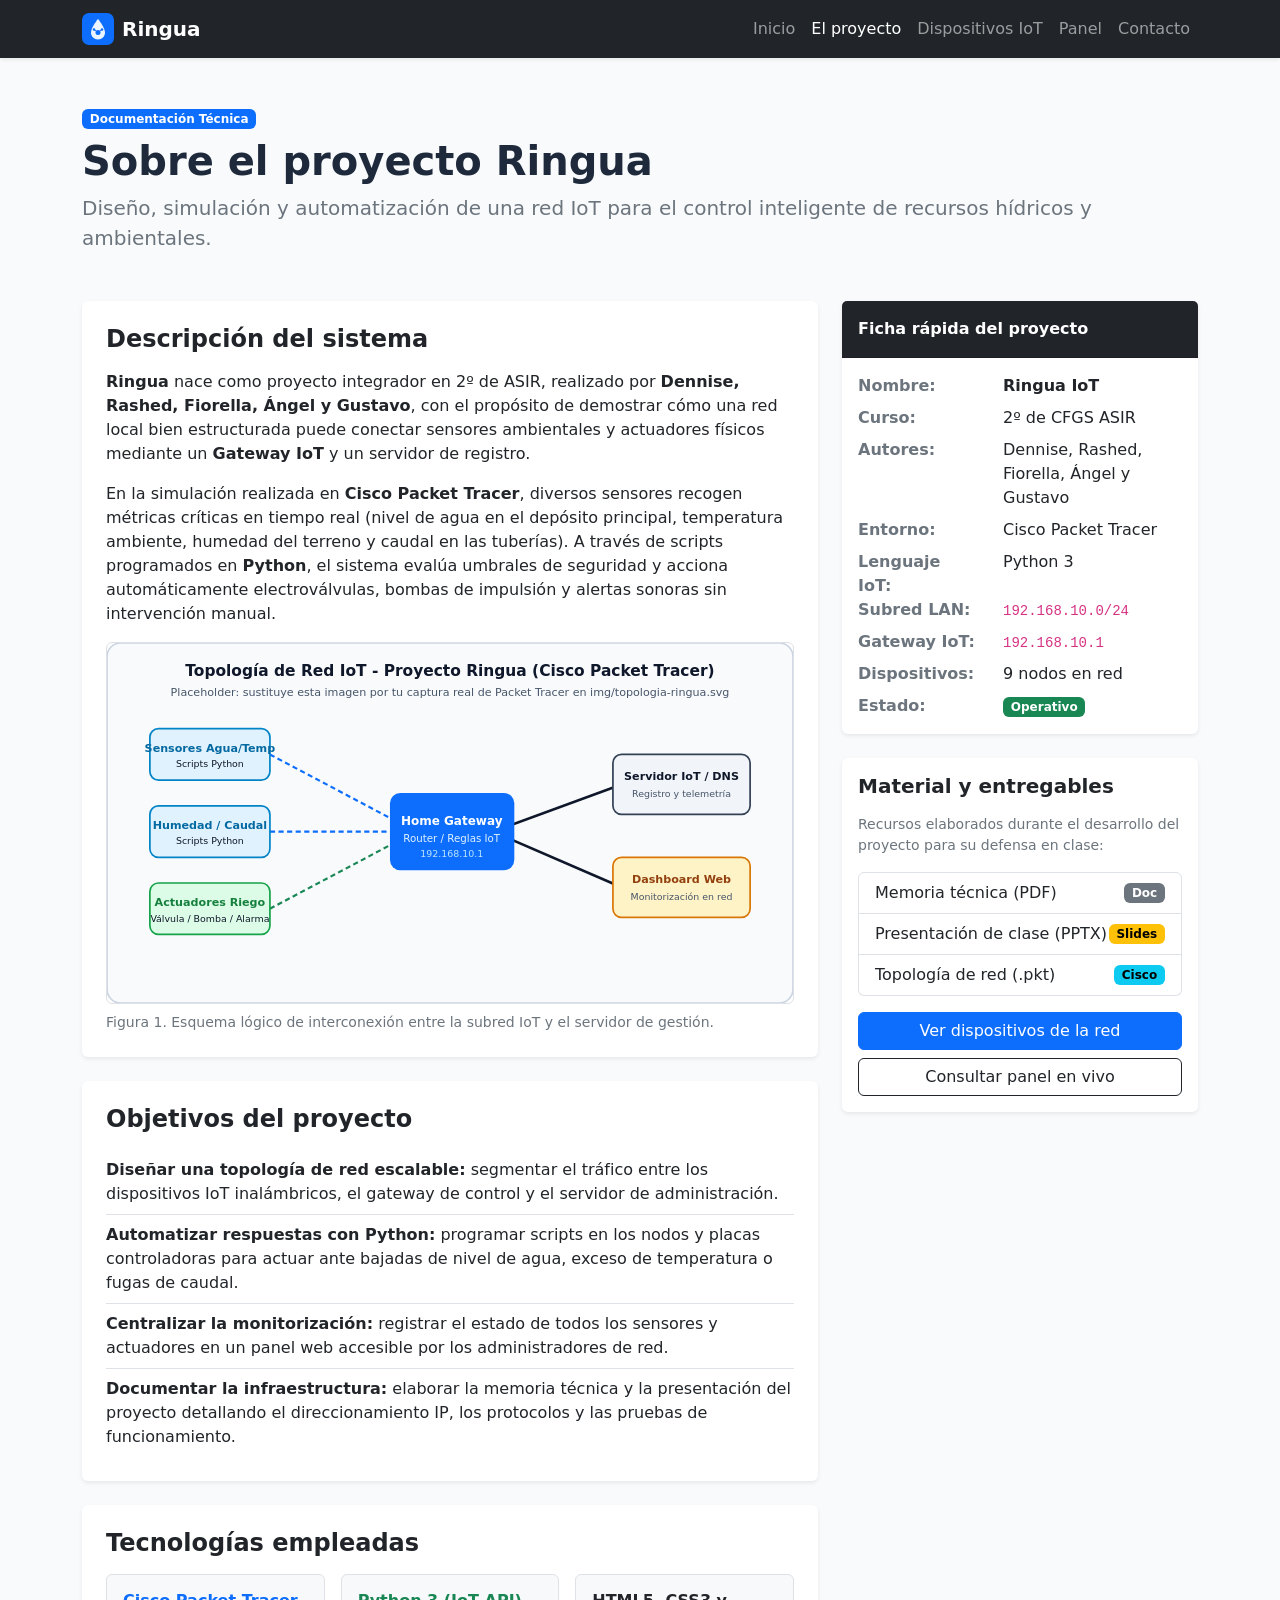
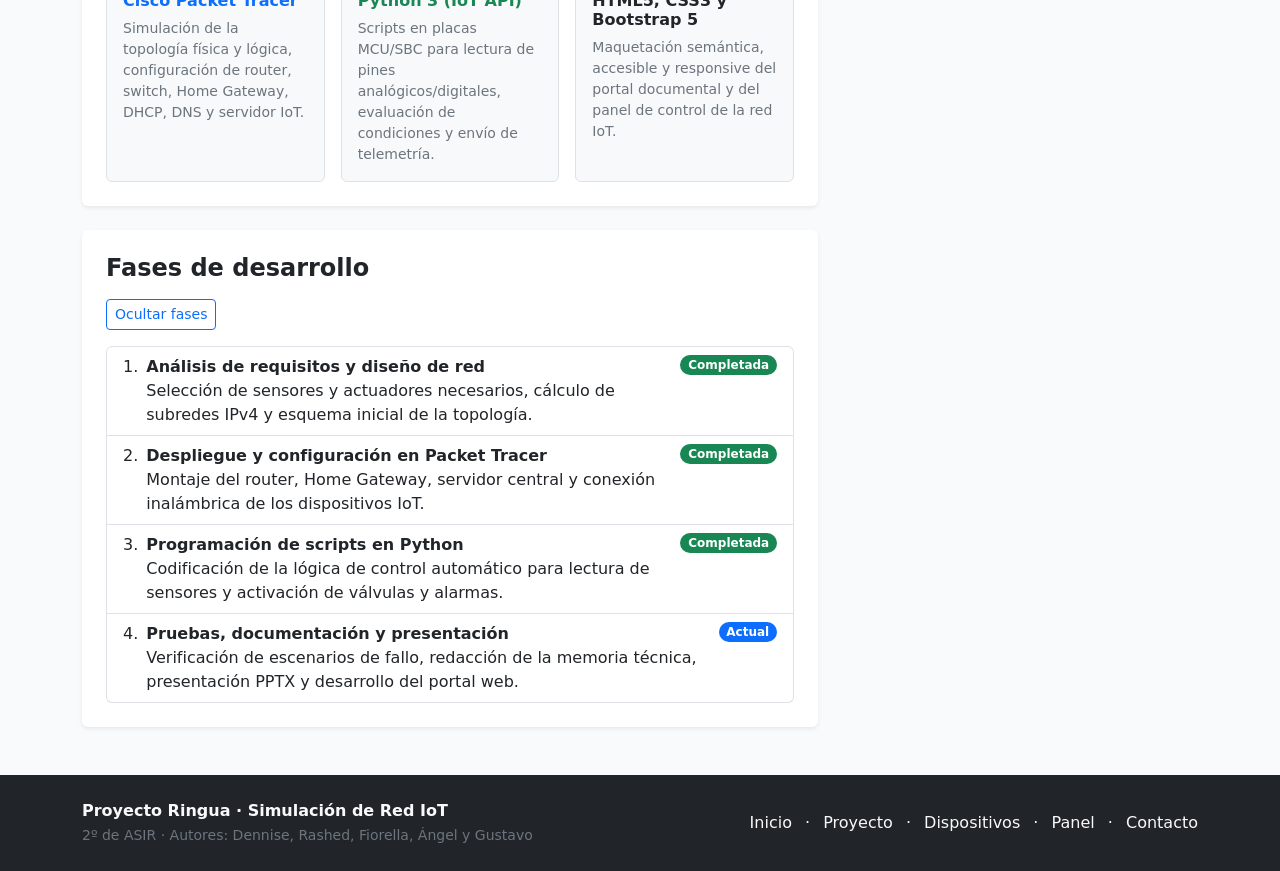
<file: proyecto.html>
<!DOCTYPE html>
<html lang="es">
<head>
  <meta charset="UTF-8">
  <meta name="viewport" content="width=device-width, initial-scale=1.0">
  <title>Ringua | El Proyecto y Arquitectura IoT</title>
  <meta name="description" content="Descripción técnica, objetivos, tecnologías empleadas y fases de desarrollo del proyecto de red IoT Ringua en Cisco Packet Tracer.">
  <link href="https://cdn.jsdelivr.net/npm/bootstrap@5.3.3/dist/css/bootstrap.min.css" rel="stylesheet" integrity="sha384-QWTKZyjpPEjISv5WaRU9OFeRpok6YctnYmDr5pNlyT2bRjXh0JMhjY6hW+ALEwIH" crossorigin="anonymous">
  <link rel="stylesheet" href="css/styles.css">
</head>
<body>
  <a href="#contenido" class="enlace-saltar">Saltar al contenido principal</a>

  <header class="sticky-top shadow-sm">
    <nav class="navbar navbar-expand-lg navbar-dark bg-dark" aria-label="Navegación principal">
      <div class="container">
        <a class="navbar-brand d-flex align-items-center gap-2 fw-bold" href="index.html">
          <img src="img/logo-ringua.svg" alt="Logotipo de Ringua" width="32" height="32">
          <span>Ringua</span>
        </a>
        <button class="navbar-toggler" type="button" data-bs-toggle="collapse" data-bs-target="#menu-principal" aria-controls="menu-principal" aria-expanded="false" aria-label="Abrir menú de navegación">
          <span class="navbar-toggler-icon"></span>
        </button>
        <div class="collapse navbar-collapse" id="menu-principal">
          <ul class="navbar-nav ms-auto mb-2 mb-lg-0">
            <li class="nav-item">
              <a class="nav-link js-enlace-nav" href="index.html" data-vista="inicio">Inicio</a>
            </li>
            <li class="nav-item">
              <a class="nav-link active js-enlace-nav" aria-current="page" href="proyecto.html" data-vista="proyecto">El proyecto</a>
            </li>
            <li class="nav-item">
              <a class="nav-link js-enlace-nav" href="dispositivos.html" data-vista="dispositivos">Dispositivos IoT</a>
            </li>
            <li class="nav-item">
              <a class="nav-link js-enlace-nav" href="panel.html" data-vista="panel">Panel</a>
            </li>
            <li class="nav-item">
              <a class="nav-link js-enlace-nav" href="contacto.html" data-vista="contacto">Contacto</a>
            </li>
          </ul>
        </div>
      </div>
    </nav>
  </header>

  <main id="contenido">
    <section id="proyecto" class="js-seccion py-5" aria-labelledby="titulo-proyecto">
      <div class="container">

        <div class="mb-5">
          <span class="badge text-bg-primary mb-2">Documentación Técnica</span>
          <h1 id="titulo-proyecto" class="display-6 fw-bold">Sobre el proyecto Ringua</h1>
          <p class="lead text-secondary mb-0">
            Diseño, simulación y automatización de una red IoT para el control inteligente de recursos hídricos y ambientales.
          </p>
        </div>

        <div class="row g-4">

          <div class="col-12 col-lg-8">

            <article class="card shadow-sm border-0 mb-4">
              <div class="card-body p-4">
                <h2 class="h4 fw-bold mb-3">Descripción del sistema</h2>
                <p>
                  <strong>Ringua</strong> nace como proyecto integrador en 2º de ASIR, realizado por <strong>Dennise, Rashed, Fiorella, Ángel y Gustavo</strong>, con el propósito de demostrar cómo una red local bien estructurada puede conectar sensores ambientales y actuadores físicos mediante un <strong>Gateway IoT</strong> y un servidor de registro.
                </p>
                <p class="mb-3">
                  En la simulación realizada en <strong>Cisco Packet Tracer</strong>, diversos sensores recogen métricas críticas en tiempo real (nivel de agua en el depósito principal, temperatura ambiente, humedad del terreno y caudal en las tuberías). A través de scripts programados en <strong>Python</strong>, el sistema evalúa umbrales de seguridad y acciona automáticamente electroválvulas, bombas de impulsión y alertas sonoras sin intervención manual.
                </p>
                <figure class="mb-0">
                  <img src="img/topologia-ringua.svg" class="img-fluid rounded border" alt="Diagrama de la topología en Cisco Packet Tracer mostrando la conexión entre sensores, Home Gateway y servidor">
                  <figcaption class="small text-secondary mt-2">
                    Figura 1. Esquema lógico de interconexión entre la subred IoT y el servidor de gestión.
                  </figcaption>
                </figure>
              </div>
            </article>

            <article class="card shadow-sm border-0 mb-4">
              <div class="card-body p-4">
                <h2 class="h4 fw-bold mb-3">Objetivos del proyecto</h2>
                <ul class="list-group list-group-flush">
                  <li class="list-group-item px-0">
                    <strong>Diseñar una topología de red escalable:</strong> segmentar el tráfico entre los dispositivos IoT inalámbricos, el gateway de control y el servidor de administración.
                  </li>
                  <li class="list-group-item px-0">
                    <strong>Automatizar respuestas con Python:</strong> programar scripts en los nodos y placas controladoras para actuar ante bajadas de nivel de agua, exceso de temperatura o fugas de caudal.
                  </li>
                  <li class="list-group-item px-0">
                    <strong>Centralizar la monitorización:</strong> registrar el estado de todos los sensores y actuadores en un panel web accesible por los administradores de red.
                  </li>
                  <li class="list-group-item px-0">
                    <strong>Documentar la infraestructura:</strong> elaborar la memoria técnica y la presentación del proyecto detallando el direccionamiento IP, los protocolos y las pruebas de funcionamiento.
                  </li>
                </ul>
              </div>
            </article>

            <article class="card shadow-sm border-0 mb-4">
              <div class="card-body p-4">
                <h2 class="h4 fw-bold mb-3">Tecnologías empleadas</h2>
                <div class="row g-3">
                  <div class="col-12 col-md-4">
                    <div class="p-3 border rounded h-100 bg-light">
                      <h3 class="h6 fw-bold text-primary">Cisco Packet Tracer</h3>
                      <p class="small text-secondary mb-0">
                        Simulación de la topología física y lógica, configuración de router, switch, Home Gateway, DHCP, DNS y servidor IoT.
                      </p>
                    </div>
                  </div>
                  <div class="col-12 col-md-4">
                    <div class="p-3 border rounded h-100 bg-light">
                      <h3 class="h6 fw-bold text-success">Python 3 (IoT API)</h3>
                      <p class="small text-secondary mb-0">
                        Scripts en placas MCU/SBC para lectura de pines analógicos/digitales, evaluación de condiciones y envío de telemetría.
                      </p>
                    </div>
                  </div>
                  <div class="col-12 col-md-4">
                    <div class="p-3 border rounded h-100 bg-light">
                      <h3 class="h6 fw-bold text-dark">HTML5, CSS3 y Bootstrap 5</h3>
                      <p class="small text-secondary mb-0">
                        Maquetación semántica, accesible y responsive del portal documental y del panel de control de la red IoT.
                      </p>
                    </div>
                  </div>
                </div>
              </div>
            </article>

            <article class="card shadow-sm border-0">
              <div class="card-body p-4">
                <h2 class="h4 fw-bold mb-3">Fases de desarrollo</h2>
                <ol id="lista-fases" class="list-group list-group-numbered">
                  <li class="list-group-item d-flex justify-content-between align-items-start js-fase" data-fase="1">
                    <div class="ms-2 me-auto">
                      <div class="fw-bold">Análisis de requisitos y diseño de red</div>
                      Selección de sensores y actuadores necesarios, cálculo de subredes IPv4 y esquema inicial de la topología.
                    </div>
                    <span class="badge text-bg-success rounded-pill">Completada</span>
                  </li>
                  <li class="list-group-item d-flex justify-content-between align-items-start js-fase" data-fase="2">
                    <div class="ms-2 me-auto">
                      <div class="fw-bold">Despliegue y configuración en Packet Tracer</div>
                      Montaje del router, Home Gateway, servidor central y conexión inalámbrica de los dispositivos IoT.
                    </div>
                    <span class="badge text-bg-success rounded-pill">Completada</span>
                  </li>
                  <li class="list-group-item d-flex justify-content-between align-items-start js-fase" data-fase="3">
                    <div class="ms-2 me-auto">
                      <div class="fw-bold">Programación de scripts en Python</div>
                      Codificación de la lógica de control automático para lectura de sensores y activación de válvulas y alarmas.
                    </div>
                    <span class="badge text-bg-success rounded-pill">Completada</span>
                  </li>
                  <li class="list-group-item d-flex justify-content-between align-items-start js-fase" data-fase="4">
                    <div class="ms-2 me-auto">
                      <div class="fw-bold">Pruebas, documentación y presentación</div>
                      Verificación de escenarios de fallo, redacción de la memoria técnica, presentación PPTX y desarrollo del portal web.
                    </div>
                    <span class="badge text-bg-primary rounded-pill">Actual</span>
                  </li>
                </ol>
              </div>
            </article>

          </div>

          <aside class="col-12 col-lg-4" aria-label="Ficha resumen y recursos del proyecto">

            <div class="card shadow-sm border-0 mb-4">
              <div class="card-header bg-dark text-white fw-bold py-3">
                Ficha rápida del proyecto
              </div>
              <div class="card-body">
                <dl class="row mb-0">
                  <dt class="col-5 text-secondary">Nombre:</dt>
                  <dd class="col-7 fw-semibold">Ringua IoT</dd>

                  <dt class="col-5 text-secondary">Curso:</dt>
                  <dd class="col-7">2º de CFGS ASIR</dd>

                  <dt class="col-5 text-secondary">Autores:</dt>
                  <dd class="col-7">Dennise, Rashed, Fiorella, Ángel y Gustavo</dd>

                  <dt class="col-5 text-secondary">Entorno:</dt>
                  <dd class="col-7">Cisco Packet Tracer</dd>

                  <dt class="col-5 text-secondary">Lenguaje IoT:</dt>
                  <dd class="col-7">Python 3</dd>

                  <dt class="col-5 text-secondary">Subred LAN:</dt>
                  <dd class="col-7"><code>192.168.10.0/24</code></dd>

                  <dt class="col-5 text-secondary">Gateway IoT:</dt>
                  <dd class="col-7"><code>192.168.10.1</code></dd>

                  <dt class="col-5 text-secondary">Dispositivos:</dt>
                  <dd class="col-7">9 nodos en red</dd>

                  <dt class="col-5 text-secondary mb-0">Estado:</dt>
                  <dd class="col-7 mb-0"><span class="badge text-bg-success">Operativo</span></dd>
                </dl>
              </div>
            </div>

            <div class="card shadow-sm border-0 mb-4">
              <div class="card-body">
                <h2 class="h5 fw-bold mb-3">Material y entregables</h2>
                <p class="small text-secondary">
                  Recursos elaborados durante el desarrollo del proyecto para su defensa en clase:
                </p>
                <div class="list-group mb-3">
                  <div class="list-group-item d-flex justify-content-between align-items-center">
                    <span>Memoria técnica (PDF)</span>
                    <span class="badge text-bg-secondary">Doc</span>
                  </div>
                  <div class="list-group-item d-flex justify-content-between align-items-center">
                    <span>Presentación de clase (PPTX)</span>
                    <span class="badge text-bg-warning">Slides</span>
                  </div>
                  <div class="list-group-item d-flex justify-content-between align-items-center">
                    <span>Topología de red (.pkt)</span>
                    <span class="badge text-bg-info">Cisco</span>
                  </div>
                </div>
                <div class="d-grid gap-2">
                  <a href="dispositivos.html" class="btn btn-primary">Ver dispositivos de la red</a>
                  <a href="panel.html" class="btn btn-outline-dark">Consultar panel en vivo</a>
                </div>
              </div>
            </div>

          </aside>

        </div>
      </div>
    </section>
  </main>

  <footer class="bg-dark text-light py-4 mt-auto">
    <div class="container">
      <div class="row align-items-center gy-3">
        <div class="col-12 col-md-6 text-center text-md-start">
          <p class="mb-0 fw-semibold">Proyecto Ringua · Simulación de Red IoT</p>
          <small class="text-secondary">2º de ASIR · Autores: Dennise, Rashed, Fiorella, Ángel y Gustavo</small>
        </div>
        <div class="col-12 col-md-6 text-center text-md-end">
          <ul class="list-inline mb-0">
            <li class="list-inline-item"><a href="index.html" class="link-light link-underline-opacity-0 link-underline-opacity-100-hover">Inicio</a></li>
            <li class="list-inline-item">·</li>
            <li class="list-inline-item"><a href="proyecto.html" class="link-light link-underline-opacity-0 link-underline-opacity-100-hover">Proyecto</a></li>
            <li class="list-inline-item">·</li>
            <li class="list-inline-item"><a href="dispositivos.html" class="link-light link-underline-opacity-0 link-underline-opacity-100-hover">Dispositivos</a></li>
            <li class="list-inline-item">·</li>
            <li class="list-inline-item"><a href="panel.html" class="link-light link-underline-opacity-0 link-underline-opacity-100-hover">Panel</a></li>
            <li class="list-inline-item">·</li>
            <li class="list-inline-item"><a href="contacto.html" class="link-light link-underline-opacity-0 link-underline-opacity-100-hover">Contacto</a></li>
          </ul>
        </div>
      </div>
    </div>
  </footer>

  <script src="https://cdn.jsdelivr.net/npm/bootstrap@5.3.3/dist/js/bootstrap.bundle.min.js" integrity="sha384-YvpcrYf0tY3lHB60NNkmXc5s9fDVZLESaAA55NDzOxhy9GkcIdslK1eN7N6jIeHz" crossorigin="anonymous" defer></script>
  <script src="js/main.js" defer></script>
</body>
</html>
</file>
<file: css/styles.css>
/* ==========================================================================
   Ringua - Hoja de estilos principal (css/styles.css)
   Complemento ligero para Bootstrap 5.3. Preparado para migración a SPA.
   ========================================================================== */

:root {
  --ringua-primario: #0d6efd;
  --ringua-secundario: #0284c7;
  --ringua-fondo-suave: #f8fafc;
  --ringua-borde-resaltado: #0d6efd;
  --ringua-fondo-resaltado: #e0f2fe;
}

/* Estructura general para mantener el footer abajo en pantallas altas */
body {
  min-height: 100vh;
  display: flex;
  flex-direction: column;
  background-color: var(--ringua-fondo-suave);
  color: #1e293b;
}

main {
  flex: 1 0 auto;
}

/* Enlace de accesibilidad "Saltar al contenido" */
.enlace-saltar {
  position: absolute;
  top: -100px;
  left: 1rem;
  z-index: 1080;
  padding: 0.5rem 1rem;
  background-color: #0f172a;
  color: #ffffff;
  text-decoration: none;
  border-radius: 0.375rem;
  font-weight: 600;
}

.enlace-saltar:focus {
  top: 0.75rem;
  outline: 3px solid #ffc107;
}

/* Foco visible mejorado para accesibilidad con teclado */
a:focus-visible,
button:focus-visible,
input:focus-visible,
select:focus-visible,
textarea:focus-visible {
  outline: 3px solid var(--ringua-primario);
  outline-offset: 2px;
}

/* Sección Hero de inicio */
.hero-ringua {
  background: linear-gradient(135deg, #0f172a 0%, #0369a1 100%);
  color: #ffffff;
}

/* Transición suave en tarjetas del catálogo y panel */
.card {
  transition: transform 0.15s ease-in-out, box-shadow 0.15s ease-in-out;
}

.js-tarjeta:hover {
  transform: translateY(-2px);
}

/* ==========================================================================
   Clases de utilidad preparadas para manipulación del DOM con JavaScript
   ========================================================================== */

/* Oculta elementos dinámicamente (por ejemplo, al filtrar tarjetas o secciones SPA) */
.oculto {
  display: none !important;
}

/* Resalta un elemento seleccionado, activo o recién modificado desde JS */
.resaltado {
  border: 2px solid var(--ringua-borde-resaltado) !important;
  background-color: var(--ringua-fondo-resaltado) !important;
  box-shadow: 0 0 0 0.25rem rgba(13, 110, 253, 0.2);
}
</file>
